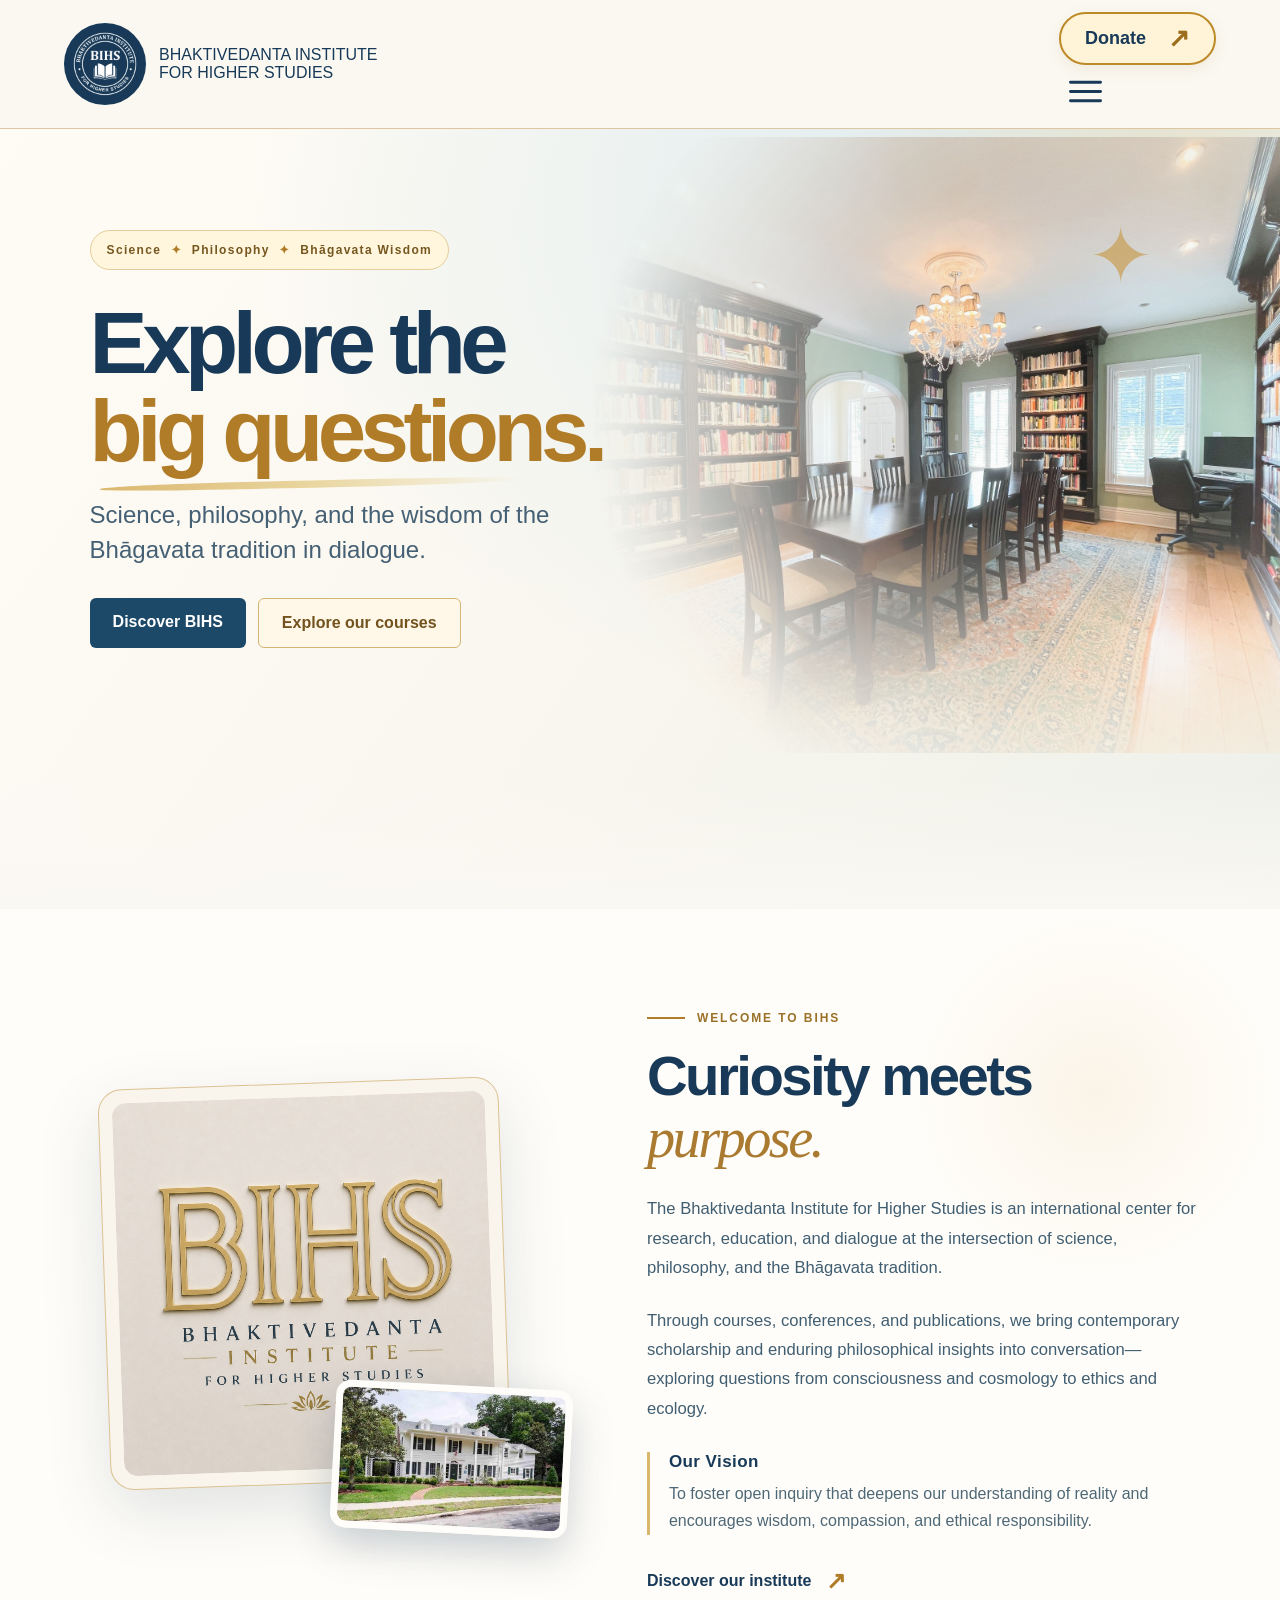
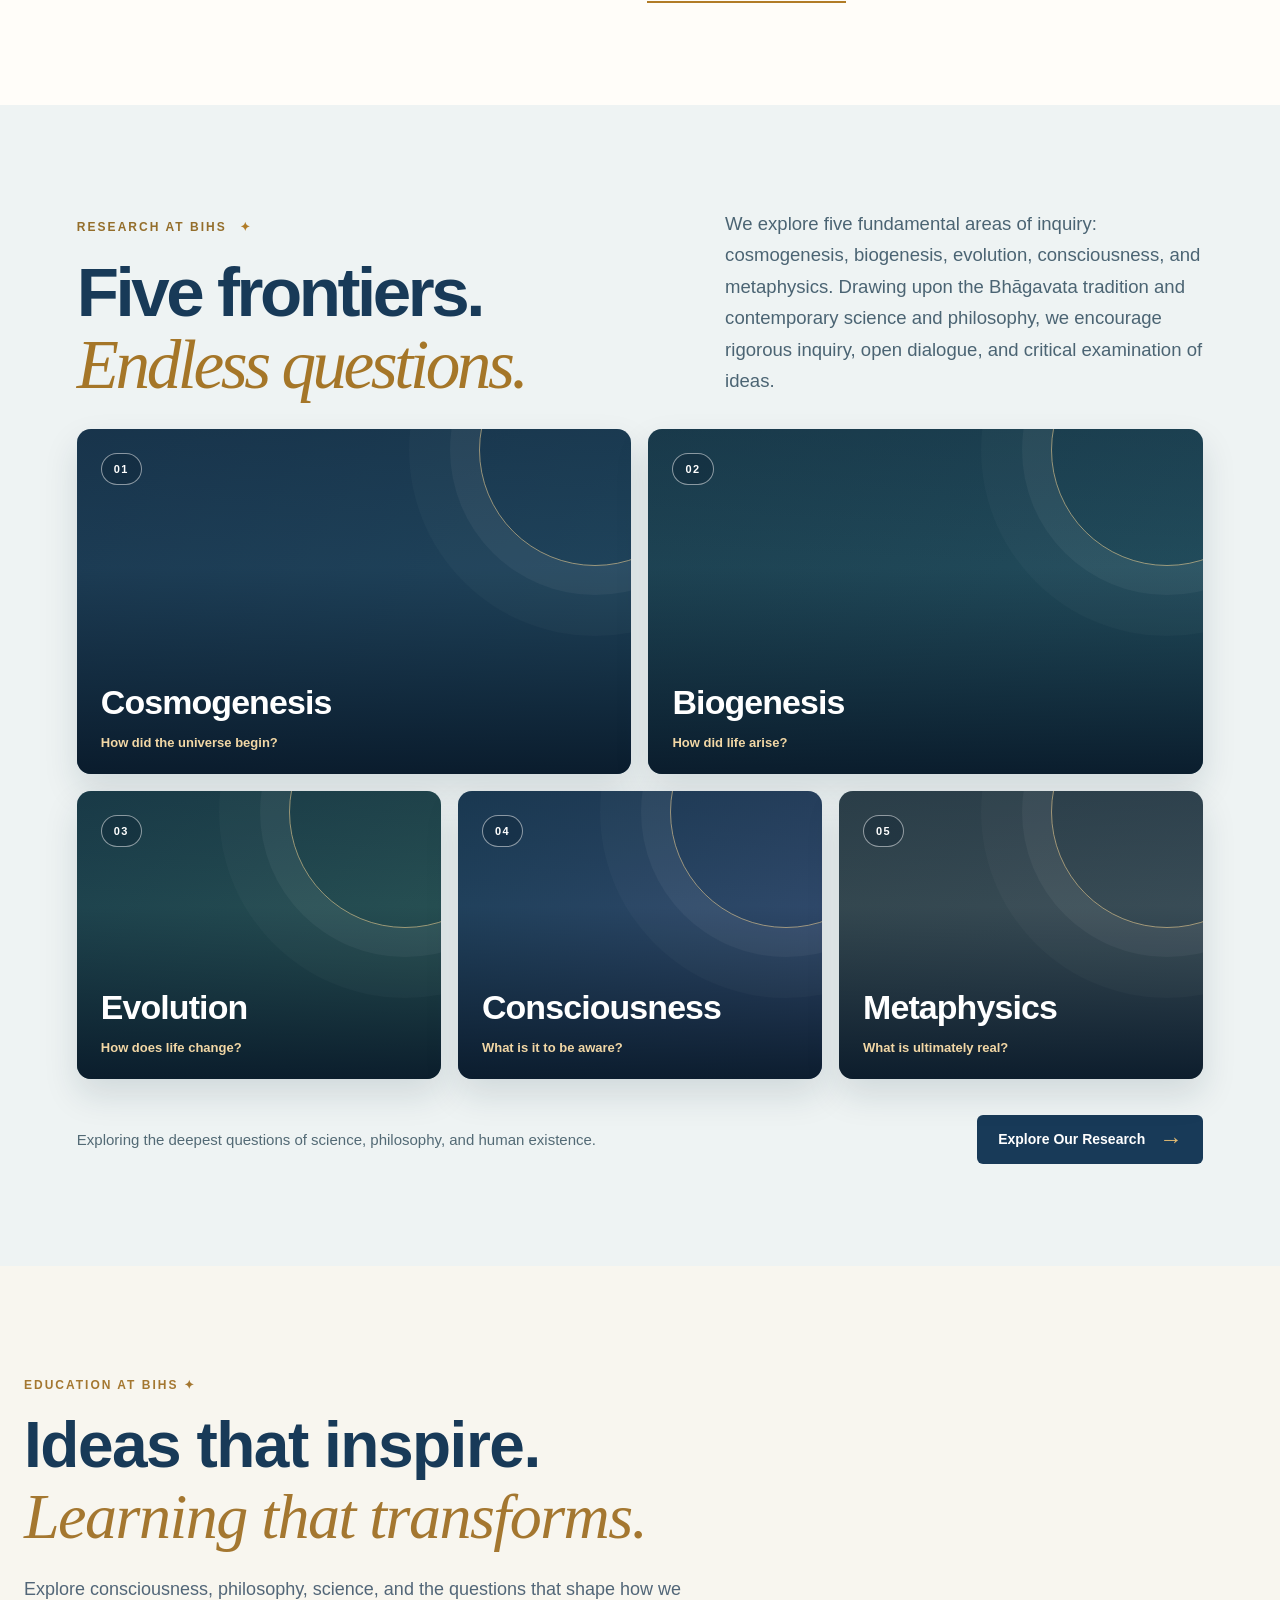
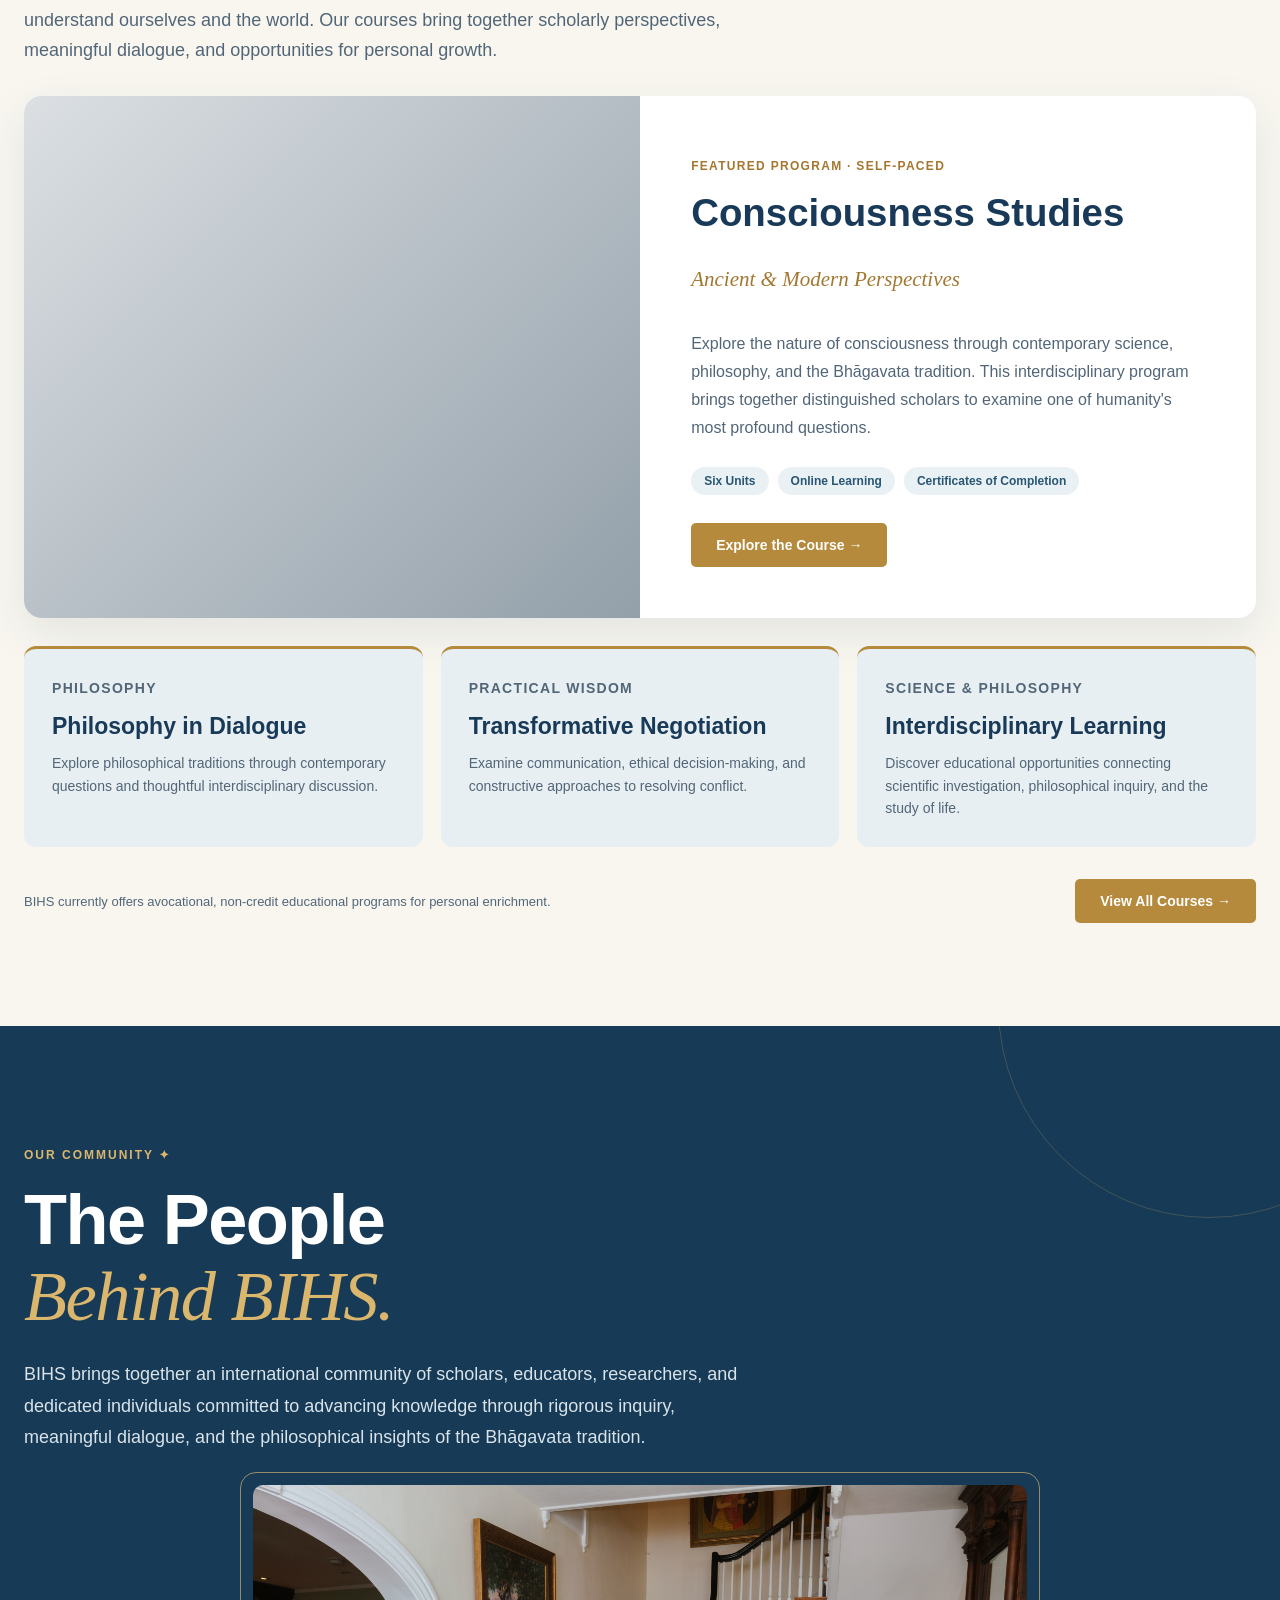
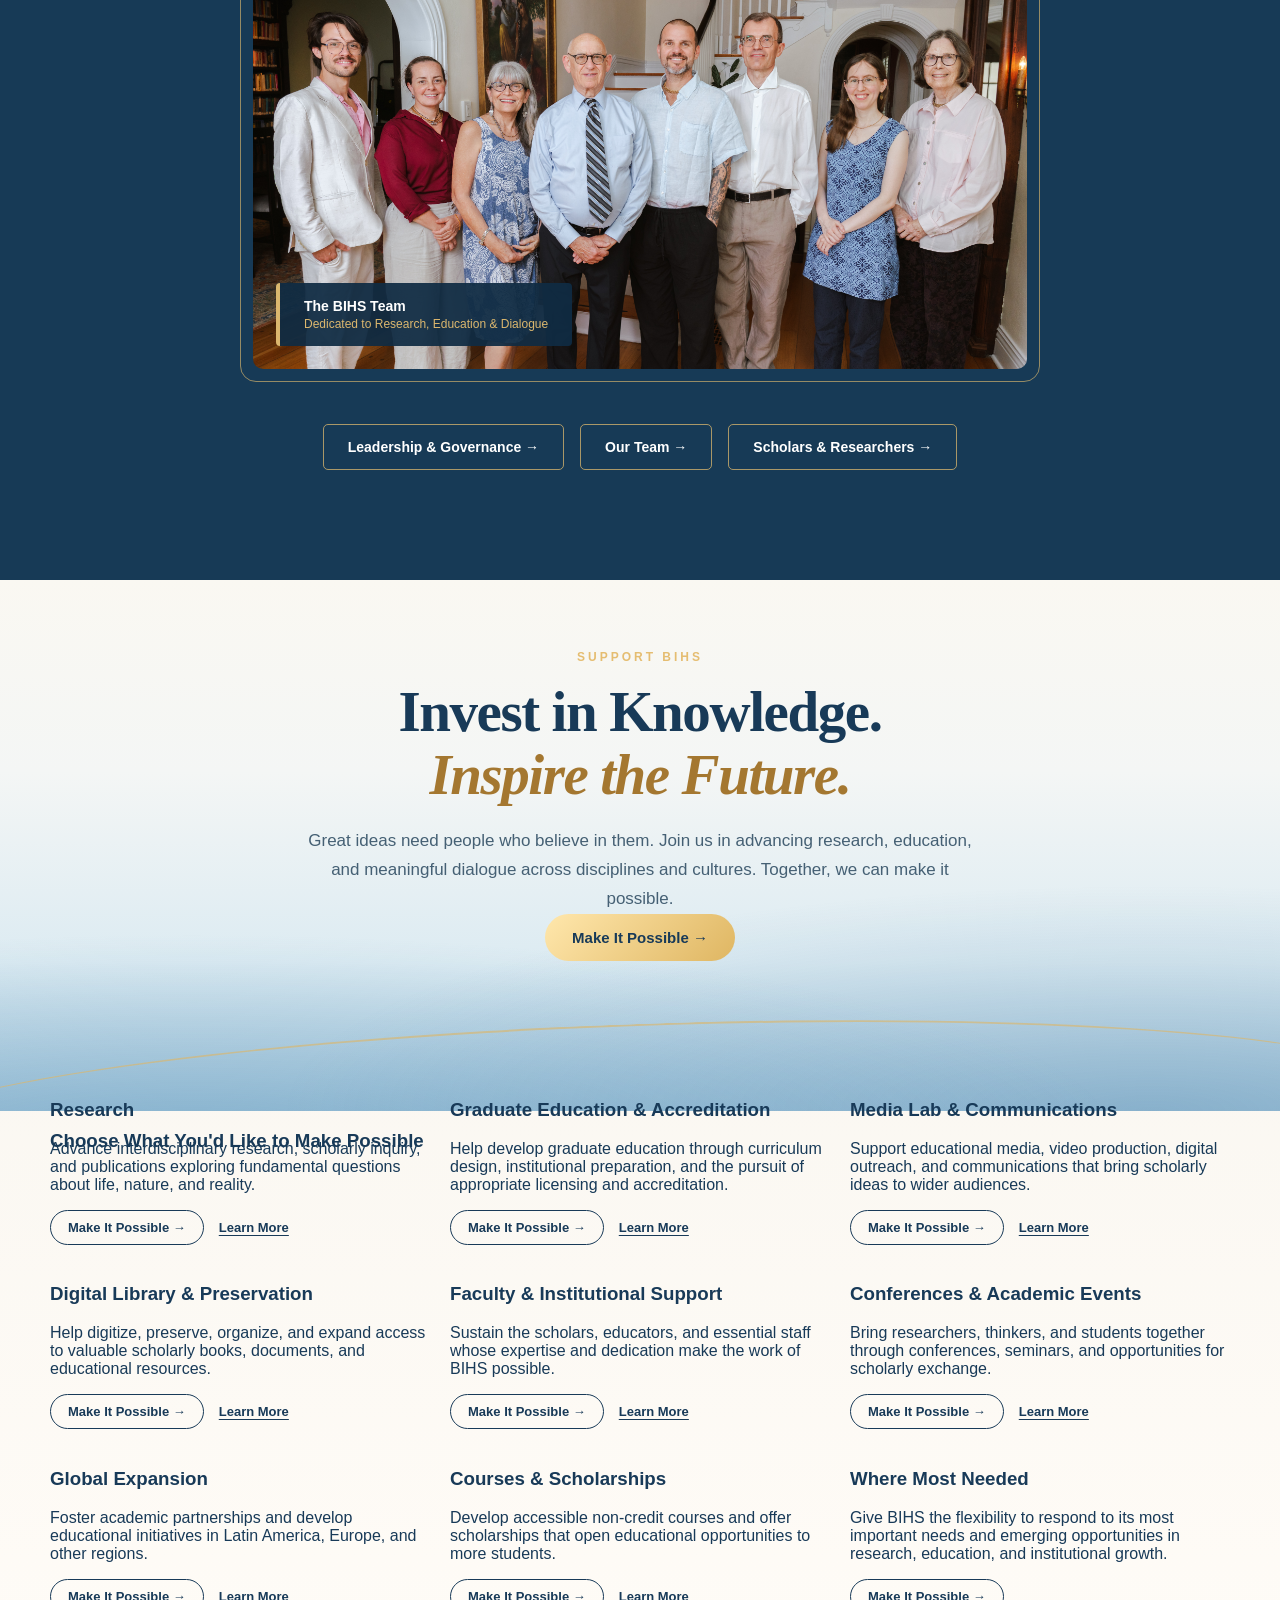
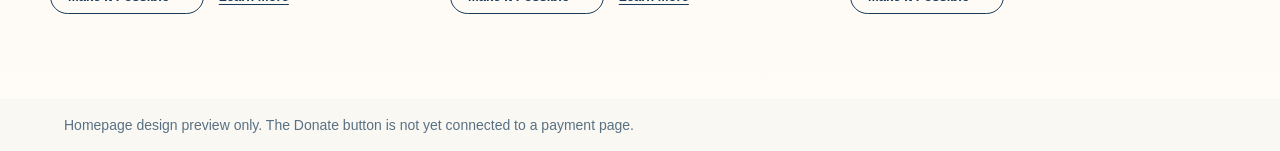
<file: index-test.html>
<!DOCTYPE html>

<html lang="en">
<head>
<meta charset="utf-8"/>
<meta content="width=device-width, initial-scale=1" name="viewport"/>
<meta content="Bhaktivedanta Institute for Higher Studies: Science, philosophy, and the Bhāgavata tradition in dialogue." name="description"/>
<title>BIHS | Homepage Redesign Preview</title>

<link href="css/new.css" rel="stylesheet"/></head>
<body>
<header class="header">
	
<a aria-label="BIHS homepage" class="brand" href="https://bihs.org/">
<img class="brand-seal" alt="BIHS official logo" src="img/new/round_logo_white.png"/>
	BHAKTIVEDANTA INSTITUTE<br>
FOR HIGHER STUDIES
</a>
	
	
<div class="header-actions">
  <a class="donate" href="#support">
    Donate <span aria-hidden="true" class="donate-arrow">↗</span>
  </a>
	
<button aria-controls="menu-panel" aria-expanded="false" aria-label="Open menu" class="menu-button" id="menu-button" type="button">
<svg aria-hidden="true" viewbox="0 0 32 32"><path d="M3 8H29M3 16H29M3 24H29" fill="none" stroke="currentColor" stroke-linecap="round" stroke-width="2.5"></path></svg>
</button>
</div>

<nav aria-label="Site navigation"
     class="menu-panel"
     id="menu-panel">

  <a href="#about-bihs">About BIHS</a>
  <a href="#research">Research</a>
  <a href="#education">Education &amp; Courses</a>
  <a href="#people">The BIHS Team</a>
  <a href="#support">Support BIHS</a>
	<a href="https://bihs.org/news.html">News&amp; Events</a>


  </a>

</nav>

</header>
	<div class="top-section">
<main class="hero">
<div class="hero-copy">
<div class="eyebrow">Science <span class="spark">✦</span> Philosophy <span class="spark">✦</span> Bhāgavata Wisdom</div>
<h1>Explore the<br/><em>big questions.</em></h1>
<p class="lead">Science, philosophy, and the wisdom of the Bhāgavata tradition in dialogue.</p>
<div class="hero-links">
<a href="https://bihs.org/">Discover BIHS</a>
<a href="https://bihs.org/courses.html">Explore our courses</a>
</div>
</div>
<div aria-label="BIHS library photo gently fading into the background" class="hero-visual">
<div aria-label="BIHS library" class="library-image" role="img"></div>
</div>
</main>
<div aria-hidden="true" class="fade-bottom"></div>
</div>
<section aria-labelledby="about-title" class="about-section" id="about-bihs">
<div class="about-inner">
<figure class="about-art">
<div class="logo-concept-frame">
<img alt="Proposed gold BIHS wordmark by Yogesvara; design concept, not approved" loading="lazy" src="img/new/BIHS_gold_logo_concept.jpg"/>
</div>
<img alt="The Bhaktivedanta Institute for Higher Studies house" class="about-house-inset" loading="lazy" src="img/new/bihs-house.jpg"/>

</figure>
<div class="about-content">
<div class="about-kicker">Welcome to BIHS</div>
<h2 id="about-title">Curiosity meets <em>purpose.</em></h2>
<p class="about-text">The Bhaktivedanta Institute for Higher Studies is an international center for research, education, and dialogue at the intersection of science, philosophy, and the Bhāgavata tradition.</p>
<p class="about-text">Through courses, conferences, and publications, we bring contemporary scholarship and enduring philosophical insights into conversation—exploring questions from consciousness and cosmology to ethics and ecology.</p>
<div class="about-vision">
<h3>Our Vision</h3>
<p>To foster open inquiry that deepens our understanding of reality and encourages wisdom, compassion, and ethical responsibility.</p>
</div>
<a aria-label="Discover more about BIHS" class="about-link" href="#about-bihs">Discover our institute <span aria-hidden="true">↗</span></a>
</div>
</div>
</section>
	
<!-- SECTION 3: RESEARCH AT BIHS -->
<section class="research-section" id="research">
  <div class="research-container">

    <div class="research-heading">
      <div>
        <p class="research-kicker">
          RESEARCH AT BIHS <span>✦</span>
        </p>
        <h2>
          Five frontiers.<br>
          <em>Endless questions.</em>
        </h2>
      </div>

      <p class="research-intro">
        We explore five fundamental areas of inquiry:
        cosmogenesis, biogenesis, evolution,
        consciousness, and metaphysics.
        Drawing upon the Bhāgavata tradition
        and contemporary science and philosophy,
        we encourage rigorous inquiry,
        open dialogue, and critical examination
        of ideas.
      </p>
    </div>

    <div class="research-grid">

      <a class="research-card research-card--cosmos"
         href="https://bihs.org/Research.html">
        <span class="research-card__number">01</span>
        <span class="research-card__details">
          <strong>Cosmogenesis</strong>
          <span>How did the universe begin?</span>
        </span>
      </a>

      <a class="research-card research-card--life"
         href="https://bihs.org/Research.html">
        <span class="research-card__number">02</span>
        <span class="research-card__details">
          <strong>Biogenesis</strong>
          <span>How did life arise?</span>
        </span>
      </a>

      <a class="research-card research-card--evolution"
         href="https://bihs.org/Research.html">
        <span class="research-card__number">03</span>
        <span class="research-card__details">
          <strong>Evolution</strong>
          <span>How does life change?</span>
        </span>
      </a>

      <a class="research-card research-card--mind"
         href="https://bihs.org/Research.html">
        <span class="research-card__number">04</span>
        <span class="research-card__details">
          <strong>Consciousness</strong>
          <span>What is it to be aware?</span>
        </span>
      </a>

      <a class="research-card research-card--metaphysics"
         href="https://bihs.org/Research.html">
        <span class="research-card__number">05</span>
        <span class="research-card__details">
          <strong>Metaphysics</strong>
          <span>What is ultimately real?</span>
        </span>
      </a>

    </div>

    <div class="research-bottom">
      <p>
        Exploring the deepest questions of
        science, philosophy, and human existence.
      </p>

      <a class="research-all-link"
         href="https://bihs.org/Research.html">
        Explore Our Research <span>→</span>
      </a>
    </div>

  </div>
</section>
<!-- END RESEARCH SECTION -->

	
<!-- SECTION 4: EDUCATION AT BIHS -->
<section class="education-section" id="education">
  <div class="education-container">

    <!-- SECTION INTRODUCTION -->
    <div class="education-heading">

      <p class="education-kicker">
        EDUCATION AT BIHS ✦
      </p>

      <h2>
        Ideas that inspire.<br>
        <em>Learning that transforms.</em>
      </h2>

      <p class="education-intro">
        Explore consciousness, philosophy, science,
        and the questions that shape how we understand
        ourselves and the world. Our courses bring
        together scholarly perspectives, meaningful
        dialogue, and opportunities for personal growth.
      </p>

    </div>

    <!-- FEATURED COURSE -->
    <article class="education-feature">

      <div class="education-feature-image"
           role="img"
           aria-label="Library representing scholarship and learning">
      </div>

      <div class="education-feature-content">

        <p class="education-label">
          FEATURED PROGRAM · SELF-PACED
        </p>

        <h3>Consciousness Studies</h3>

        <p class="education-subtitle">
          Ancient &amp; Modern Perspectives
        </p>

        <p class="education-description">
          Explore the nature of consciousness through
          contemporary science, philosophy, and the
          Bhāgavata tradition. This interdisciplinary
          program brings together distinguished scholars
          to examine one of humanity's most profound
          questions.
        </p>

        <div class="education-tags">
          <span>Six Units</span>
          <span>Online Learning</span>
          <span>Certificates of Completion</span>
        </div>

        <a class="education-button"
           href="https://bihs.org/courses.html">
          Explore the Course →
        </a>

      </div>
    </article>

    <!-- OTHER EDUCATIONAL PROGRAMS -->
    <div class="education-upcoming">

      <article class="education-mini-card">
        <p class="education-label">
          PHILOSOPHY
        </p>
        <h3>Philosophy in Dialogue</h3>
        <p>
          Explore philosophical traditions through
          contemporary questions and thoughtful
          interdisciplinary discussion.
        </p>
      </article>

      <article class="education-mini-card">
        <p class="education-label">
          PRACTICAL WISDOM
        </p>
        <h3>Transformative Negotiation</h3>
        <p>
          Examine communication, ethical decision-making,
          and constructive approaches to resolving
          conflict.
        </p>
      </article>

      <article class="education-mini-card">
        <p class="education-label">
          SCIENCE &amp; PHILOSOPHY
        </p>
        <h3>Interdisciplinary Learning</h3>
        <p>
          Discover educational opportunities connecting
          scientific investigation, philosophical inquiry,
          and the study of life.
        </p>
      </article>

    </div>

    <!-- FOOTER AND COURSE LINK -->
    <div class="education-footer">

      <p class="education-disclosure">
        BIHS currently offers avocational, non-credit
        educational programs for personal enrichment.
      </p>

      <a class="education-button"
         href="https://bihs.org/courses.html">
        View All Courses →
      </a>

    </div>

  </div>
</section>
<!-- END EDUCATION SECTION -->

<!-- SECTION 5: THE PEOPLE BEHIND BIHS -->
<section class="people-section" id="people">

  <div class="people-container">

    <!-- Section heading -->
    <div class="people-heading">

      <p class="people-kicker">
        OUR COMMUNITY ✦
      </p>

      <h2>
        The People<br>
        <em>Behind BIHS.</em>
      </h2>

      <p class="people-intro">
        BIHS brings together an international community
        of scholars, educators, researchers, and dedicated
        individuals committed to advancing knowledge
        through rigorous inquiry, meaningful dialogue,
        and the philosophical insights of the
        Bhāgavata tradition.
      </p>

    </div>

    <!-- Our actual BIHS team photograph -->
    <div class="people-photo-frame">

      <img
        class="people-photo"
        src="img/new/bihs-team.jpg"
        alt="BIHS community members gathered inside the Institute's historic building"
        loading="lazy"
      >

      <div class="people-photo-label">
        The BIHS Team
        <span>Dedicated to Research, Education &amp; Dialogue</span>
      </div>

    </div>

    <!-- Links to our people pages -->
    <div class="people-links">

      <a class="people-link featured"
         href="https://bihs.org/about.html">
        Leadership &amp; Governance →
      </a>

      <a class="people-link"
         href="https://bihs.org/about.html">
        Our Team →
      </a>

      <a class="people-link"
         href="https://bihs.org/about.html">
        Scholars &amp; Researchers →
      </a>

    </div>

  </div>

</section>
<!-- END PEOPLE SECTION -->
	

<!-- ==========================================
     SUPPORT BIHS
     ========================================== -->
<section class="support-section" id="support">
  <div class="support-inner">

    <div class="support-intro">
      <div class="support-eyebrow">Support BIHS</div>

      <h2 class="support-title">
        Invest in Knowledge.<br>
        <em>Inspire the Future.</em>
      </h2>

      <p class="support-description">
        Great ideas need people who believe in them.
        Join us in advancing research, education,
        and meaningful dialogue across disciplines and cultures.
        Together, we can make it possible.
      </p>

      <a class="support-button" href="https://Raisely.com.link">
        Make It Possible &rarr;
      </a>
    </div>

    <h3 class="support-subheading">
      Choose What You'd Like to Make Possible
    </h3>

    <div class="support-grid">

      <article class="support-card">
        <h3>Research</h3>
        <p>
          Advance interdisciplinary research, scholarly
          inquiry, and publications exploring fundamental
          questions about life, nature, and reality.
        </p>
        <div class="support-card-actions">
          <a class="support-card-give" href="https://Raisely.com.link">Make It Possible &rarr;</a>
          <a href="#research">Learn More</a>
        </div>
      </article>

      <article class="support-card">
        <h3>Graduate Education &amp; Accreditation</h3>
        <p>
          Help develop graduate education through curriculum
          design, institutional preparation, and the pursuit
          of appropriate licensing and accreditation.
        </p>
        <div class="support-card-actions">
          <a class="support-card-give" href="https://Raisely.com.link">Make It Possible &rarr;</a>
          <a href="#education">Learn More</a>
        </div>
      </article>

      <article class="support-card">
        <h3>Media Lab &amp; Communications</h3>
        <p>
          Support educational media, video production,
          digital outreach, and communications that bring
          scholarly ideas to wider audiences.
        </p>
        <div class="support-card-actions">
          <a class="support-card-give" href="https://Raisely.com.link">Make It Possible &rarr;</a>
          <a href="https://Raisely.com.link">Learn More</a>
        </div>
      </article>

      <article class="support-card">
        <h3>Digital Library &amp; Preservation</h3>
        <p>
          Help digitize, preserve, organize, and expand
          access to valuable scholarly books, documents,
          and educational resources.
        </p>
        <div class="support-card-actions">
          <a class="support-card-give" href="https://Raisely.com.link">Make It Possible &rarr;</a>
          <a href="https://Raisely.com.link">Learn More</a>
        </div>
      </article>

      <article class="support-card">
        <h3>Faculty &amp; Institutional Support</h3>
        <p>
          Sustain the scholars, educators, and essential
          staff whose expertise and dedication make the
          work of BIHS possible.
        </p>
        <div class="support-card-actions">
          <a class="support-card-give" href="https://Raisely.com.link">Make It Possible &rarr;</a>
          <a href="#people">Learn More</a>
        </div>
      </article>

      <article class="support-card">
        <h3>Conferences &amp; Academic Events</h3>
        <p>
          Bring researchers, thinkers, and students
          together through conferences, seminars,
          and opportunities for scholarly exchange.
        </p>
        <div class="support-card-actions">
          <a class="support-card-give" href="https://Raisely.com.link">Make It Possible &rarr;</a>
          <a href="https://Raisely.com.link">Learn More</a>
        </div>
      </article>

      <article class="support-card">
        <h3>Global Expansion</h3>
        <p>
          Foster academic partnerships and develop
          educational initiatives in Latin America,
          Europe, and other regions.
        </p>
        <div class="support-card-actions">
          <a class="support-card-give" href="https://Raisely.com.link">Make It Possible &rarr;</a>
          <a href="https://Raisely.com.link">Learn More</a>
        </div>
      </article>

      <article class="support-card">
        <h3>Courses &amp; Scholarships</h3>
        <p>
          Develop accessible non-credit courses and
          offer scholarships that open educational
          opportunities to more students.
        </p>
        <div class="support-card-actions">
          <a class="support-card-give" href="https://Raisely.com.link">Make It Possible &rarr;</a>
          <a href="#education">Learn More</a>
        </div>
      </article>

      <article class="support-card">
        <h3>Where Most Needed</h3>
        <p>
          Give BIHS the flexibility to respond to its
          most important needs and emerging opportunities
          in research, education, and institutional growth.
        </p>
        <div class="support-card-actions">
          <a class="support-card-give" href="https://Raisely.com.link">Make It Possible &rarr;</a>
        </div>
      </article>

    </div>
  </div>
</section>

	

<div id="donate-test">
    Homepage design preview only. The Donate button is not yet connected to a payment page.
  </div>
<script>
    const menuButton = document.getElementById('menu-button');
    const menuPanel = document.getElementById('menu-panel');
    function closeMenu() { menuPanel.classList.remove('open'); menuButton.setAttribute('aria-expanded', 'false'); menuButton.setAttribute('aria-label', 'Open menu'); }
    menuButton.addEventListener('click', () => {
      const isOpen = menuPanel.classList.toggle('open');
      menuButton.setAttribute('aria-expanded', String(isOpen));
      menuButton.setAttribute('aria-label', isOpen ? 'Close menu' : 'Open menu');
    });
    document.addEventListener('keydown', (e) => { if (e.key === 'Escape') closeMenu(); });
    document.addEventListener('click', (e) => { if (!e.target.closest('.header')) closeMenu(); });
  </script>
</body>
</html>
</file>
<file: css/new.css>
/* BIHS redesign test - consolidated styles for header, hero and About section. */

    :root {
      --navy: #183a58;
      --navy-dark: #102f49;
      --gold: #b17c27;
      --gold-soft: #dbb76e;
      --cream: #faf8f2;
      --text-muted: #456074;
    }
    * { box-sizing: border-box; }
    html { scroll-behavior: smooth; }
    body { margin: 0; font-family: Arial, Helvetica, sans-serif; color: var(--navy); background: var(--cream); }
    a { color: inherit; }
    a:focus-visible, button:focus-visible { outline: 3px solid var(--gold); outline-offset: 3px; }

    /* Approved top section — preserved while developing the homepage below it. */
    .top-section {
      position: relative;
      isolation: isolate;
      min-height: 780px;
      overflow: hidden;
      background: radial-gradient(ellipse at 74% 9%, #e1edf0 0%, transparent 52%),
                  linear-gradient(125deg, #fffcf6 0%, #f8f6ee 58%, #edf0e9 100%);
    }
    .top-section::after {
      content: ""; position: absolute; pointer-events: none; z-index: -1;
      width: 690px; height: 690px; top: -300px; right: -240px;
      background: radial-gradient(circle, rgba(222,179,91,.22), transparent 70%);
    }
  .header {
  position: sticky;
  top: 0;
  z-index: 10;
  width: 100%;
  min-height: 106px;
  padding: 12px clamp(22px,5vw,90px);
  display: flex;
  justify-content: space-between;
  align-items: center;
  gap: 20px;
  background: rgba(250,248,242,.86);
  border-bottom: 1px solid rgba(177,124,39,.4);
}
/* =========================================
   ORIGINAL BRAND DESIGN — DISABLED FOR TEST
   =========================================*/
    .brand { display: inline-flex; gap: 13px; align-items: center; text-decoration: none; }
    .brand img { width: 77px; height: 77px; object-fit: contain; }
    .brand-name { font-size: clamp(12px,1.22vw,16px); font-weight: 700; letter-spacing: .018em; line-height: 1.18; }
/*END ORIGINAL BRAND DESIGN */

/* =========================================
   NEW BRAND DESIGN — EXPERIMENT
   ========================================= 

.brand {
  display: inline-flex;
  align-items: center;
  gap: 18px;
  text-decoration: none;
  min-width: 0;
}

/* White round logo on navy background */

.brand .brand-seal {
  width: 82px;
  height: 82px;
  padding: 9px;
	aspect-ratio:1/1;
	padding:9px;
	box-sizing: border-box;
  object-fit: contain;
  flex-shrink: 0;
	object-fit: contain;
  border-radius: 50%;
  background: #183a58;
}



.brand .brand-wordmark {
  display: block;
  width: 220px;
  max-width: 45vw;
  height: auto;
  object-fit: contain;
}
*/


    .header-actions { display: flex; align-items: center; gap: 18px; }
    .donate {
      display: inline-flex; align-items: center; justify-content: center; gap: 22px;
      padding: 14px 24px; text-decoration: none; font-size: 18px; font-weight: 800;
      border: 2px solid #be8a28; border-radius: 100px; background: #fff4d8;
      box-shadow: 0 5px 15px rgba(175,131,51,.11);
    }
    .donate:hover { background: #f8dfaa; }
    .donate-arrow { font-size: 26px; line-height: .8; color: #9c6d1c; }
    .menu-button { display: grid; place-items: center; padding: 8px; width: 51px; height: 51px;
      border: none; border-radius: 8px; background: transparent; color: var(--navy); cursor: pointer; }
    .menu-button:hover { background: rgba(177,124,39,.08); }
    .menu-button svg { width: 37px; height: 37px; }
    .menu-panel { position: absolute; top: calc(100% - 7px); right: clamp(22px,5vw,90px);
      z-index: 20; display: none; min-width: 220px; padding: 12px; background: #fff;
      border: 1px solid #e1c796; border-radius: 16px; box-shadow: 0 20px 50px rgba(17,40,58,.18); }
    .menu-panel.open { display: grid; }
    .menu-panel a { text-decoration: none; padding: 12px 14px; border-radius: 8px; font-weight: 700; }
    .menu-panel a:hover { background: #fcf2db; }
    .hero { max-width: 1600px; min-height: 640px; margin: 0 auto;
      display: grid; grid-template-columns: 57% 43%; align-items: center;
      padding: 25px clamp(22px,7vw,112px) 74px; }
    .hero-copy { position: relative; z-index: 2; max-width: 740px; }
    .eyebrow { display: inline-block; padding: 12px 16px; background: #fff6dd;
      border: 1px solid #e4cd9b; border-radius: 30px; font-size: 12px;
      color: #75571f; font-weight: 800; letter-spacing: .11em; }
    .eyebrow .spark { color: var(--gold); margin: 0 5px; }
    h1 { margin: 29px 0 22px; font-size: clamp(55px,6.8vw,108px); line-height: 1.01;
      font-weight: 800; letter-spacing: -.063em; }
    h1 em { position: relative; color: var(--gold); font-style: normal; white-space: nowrap; }
    h1 em::after { content: ""; position: absolute; left: 2%; bottom: -9px;
      width: 83%; height: 8px; border-radius: 70% 25%; transform: rotate(-1deg);
      background: linear-gradient(90deg, var(--gold-soft), #e9d6a0, transparent); }
    .lead { margin: 0 0 30px; max-width: 580px; font-size: clamp(18px,2vw,24px);
      line-height: 1.48; color: var(--text-muted); }
    .hero-links { display: flex; flex-wrap: wrap; gap: 12px; }
    .hero-links a { padding: 15px 23px; border-radius: 6px; text-decoration: none;
      font-weight: bold; background: #1d4969; color: white; }
    .hero-links a + a { color: #72531e; background: #fff8e8; border: 1px solid #d4b574; }

    /* Library photo is at img/new/bihs-library.jpg relative to the HTML */
    .hero-visual { position: relative; min-height: 570px; align-self: stretch; pointer-events: none; }
    .library-image { position: absolute; top: -3%; left: -26%; right: -22%; height: 108%;
      background-image: url('../img/new/bihs-library.jpg'); background-size: cover; background-position: center;
      opacity: .91;
      -webkit-mask-image: radial-gradient(ellipse 74% 74% at 73% 45%, #000 13%, rgba(0,0,0,.8) 46%, transparent 100%);
      mask-image: radial-gradient(ellipse 74% 74% at 73% 45%, #000 13%, rgba(0,0,0,.8) 46%, transparent 100%); }
    .library-image::after { content: ""; position: absolute; inset: 0;
      background: linear-gradient(90deg, rgba(250,248,242,.43), transparent 32%),
                  linear-gradient(0deg, rgba(250,248,242,.65), transparent 38%); }
    .hero-visual::after { content: "✦"; position: absolute; top: 10%; right: 8%; font-size: 78px;
      color: #c99e53; opacity: .7; }
    .fade-bottom { position: absolute; bottom: 0; left: 0; right: 0; height: 130px;
      pointer-events: none; background: linear-gradient(transparent, var(--cream)); }
    @media (max-width: 900px) {
      .header { min-height: 90px; }
      .brand img { width: 61px; height: 61px; }
      .hero { display: flex; flex-direction: column; align-items: stretch; min-height: 0; }
      .hero-visual { height: 360px; min-height: 360px; }
      .library-image { left: -12%; right: -10%; }
    }
    @media (max-width: 530px) {
      .header { min-height: 82px; padding: 10px 15px; gap: 8px; }
      .brand { gap: 6px; } .brand img { width: 49px; height: 49px; }
      .brand-name { font-size: 9px; max-width: 110px; }
      .header-actions { gap: 4px; }
      .donate { font-size: 13px; padding: 10px 12px; gap: 7px; }
      .donate-arrow { font-size: 19px; }
      .menu-button { width: 36px; padding: 3px; }
      .menu-button svg { width: 29px; }
      .hero { padding: 18px 22px 34px; }
      .eyebrow { font-size: 10px; letter-spacing: .06em; }
      h1 { font-size: clamp(45px,11vw,68px); }
      .hero-visual { height: 260px; min-height: 260px; }
      .hero-visual::after { font-size: 42px; }
      .menu-panel { right: 12px; }
    }

    /* SECTION TWO — ABOUT BIHS: shared with the approved blue/ivory/gold style. */
    .about-section { position: relative; background: #fffdf9; padding: clamp(70px,8vw,125px) clamp(22px,6vw,95px); overflow: hidden; }
    .about-section::before { content:""; pointer-events:none; position:absolute; inset:0 0 auto auto; width:370px; height:370px; background:radial-gradient(circle,rgba(219,183,110,.12),transparent 68%); }
    .about-inner { max-width:1290px; margin:auto; display:grid; grid-template-columns:minmax(0,.94fr) minmax(0,1.06fr); align-items:center; gap:clamp(34px,6vw,94px); }
    /* Version 7: Yogesvara's gold wordmark as an unapproved concept, paired with the original round logo in the header. */
    .about-art { position:relative; margin:0; min-height:520px; display:flex; align-items:center; justify-content:center; padding:22px 38px 70px 0; }

    .logo-concept-frame { position:relative; z-index:1; width:88%; background:#f9f5ec; padding:13px; border:1px solid #dbc293; border-radius:24px; box-shadow:0 22px 65px rgba(19,52,78,.13); transform:rotate(-2deg); }
    .logo-concept-frame img { display:block; width:100%; height:auto; border-radius:14px; }
    .about-house-inset { position:absolute; z-index:2; display:block; width:48%; aspect-ratio:1.6; object-fit:cover; right:0; bottom:34px; border:7px solid #fffdf9; border-radius:15px; box-shadow:0 16px 42px rgba(19,52,78,.22); transform:rotate(3deg); }
    .about-art figcaption { position:absolute; z-index:3; left:18px; bottom:7px; background:#fff9ed; border:1px solid #e6d6b5; border-radius:100px; padding:9px 14px; font-size:11px; letter-spacing:.05em; font-weight:800; color:#8b671f; }
    .about-content { position:relative; z-index:2; }
    .about-kicker { display:flex; align-items:center; gap:12px; color:#9a7127; font-weight:800; font-size:12px; letter-spacing:.16em; text-transform:uppercase; }
    .about-kicker::before {content:""; display:block; width:38px; height:2px; background:var(--gold); }
    .about-content h2 { font-size:clamp(38px,4.4vw,66px); line-height:1.09; letter-spacing:-.045em; margin:20px 0 25px; }
    .about-content h2 em { font-family:Georgia,serif; font-weight:normal; color:#a97a2f; }
    .about-text {font-size:clamp(16px,1.3vw,18px); line-height:1.77; color:#405e72; margin:0 0 23px; }
    .about-vision {border-left:3px solid var(--gold-soft); padding:0 0 0 19px; margin:29px 0; }
    .about-vision h3 {margin:0 0 9px; color:var(--navy); font-size:17px; letter-spacing:.025em; }
    .about-vision p {font-size:16px; line-height:1.67; color:#4e6877; margin:0; }
    .about-link { display:inline-flex; align-items:center; gap:15px; margin-top:5px; color:var(--navy); text-decoration:none; font-weight:800; border-bottom:2px solid var(--gold); padding-bottom:8px; }
    .about-link:hover { color:#93691b; }
    .about-link span { font-size:24px; line-height:1; color:var(--gold); }
    @media(max-width:900px) { .about-inner {grid-template-columns:1fr; gap:30px;} .about-art {min-height:0; max-width:570px; width:100%; margin:0 auto;} .about-art {max-width:560px; margin:0 auto;} .about-art figcaption {left:10px;} }
    @media(max-width:530px) { .about-section {padding:64px 22px 78px;} .about-content h2 {font-size:42px;} .about-art {min-height:370px; padding:12px 20px 52px 0;} .about-art figcaption {font-size:10px; padding:9px 12px;} .about-house-inset {bottom:28px; border-width:4px;} }

    @media (prefers-reduced-motion: reduce) { html { scroll-behavior: auto; } }
  
/* Preview-only note, kept outside page sections. */
#donate-test { padding:18px 5%; font-size:14px; color:#597084; }


/* SECTION 3 — BIHS RESEARCH */

.research-section {
  padding: clamp(78px, 8vw, 125px) clamp(22px, 6vw, 95px);
  background: #eef3f3;
  color: #183a58;
}

.research-container {
  max-width: 1290px;
  margin: auto;
}

.research-heading {
  display: grid;
  grid-template-columns: 1.1fr .9fr;
  gap: clamp(25px, 5vw, 75px);
  align-items: end;
  margin-bottom: 28px;
}

.research-kicker {
  margin: 0 0 20px;
  font: 800 12px/1.3 Arial, sans-serif;
  letter-spacing: .17em;
  color: #946e2b;
}

.research-kicker span {
  padding-left: 8px;
  color: #b17c27;
}

.research-heading h2 {
  margin: 0;
  font-size: clamp(43px, 5.4vw, 78px);
  font-weight: 800;
  line-height: 1.05;
  letter-spacing: -.05em;
}

.research-heading h2 em {
  font: italic 400 1em/1 Georgia, serif;
  color: #a57628;
}

.research-intro {
  max-width: 490px;
  margin: 0 0 4px;
  color: #4b6473;
  font-size: clamp(16px, 1.45vw, 19px);
  line-height: 1.7;
}

.research-grid {
  display: grid;
  grid-template-columns: repeat(6, minmax(0, 1fr));
  grid-auto-rows: minmax(270px, auto);
  gap: 17px;
}

.research-card {
  position: relative;
  isolation: isolate;
  display: flex;
  flex-direction: column;
  justify-content: space-between;
  min-height: 288px;
  grid-column: span 2;
  padding: 24px;
  color: #fff;
  border-radius: 14px;
  overflow: hidden;
  text-decoration: none;
  background-color: #254c63;
  background-size: cover;
  background-position: center;
  box-shadow: 0 16px 34px rgba(19,45,60,.13);
  transition: transform .25s ease, box-shadow .25s ease;
}

.research-card:nth-child(1),
.research-card:nth-child(2) {
  grid-column: span 3;
  min-height: 345px;
}

.research-card::before {
  content: "";
  position: absolute;
  inset: 0;
  z-index: -1;
  background: linear-gradient(
    180deg,
    rgba(9,27,45,.32),
    rgba(8,25,40,.14) 40%,
    rgba(8,24,40,.91)
  );
}

.research-card::after {
  content: "";
  position: absolute;
  z-index: -1;
  width: 230px;
  height: 230px;
  right: -80px;
  top: -95px;
  border: 1px solid rgba(255,221,156,.55);
  border-radius: 50%;
  box-shadow:
    0 0 0 29px rgba(255,255,255,.045),
    0 0 0 70px rgba(255,255,255,.025);
}

.research-card:hover {
  transform: translateY(-5px);
  box-shadow: 0 22px 42px rgba(19,45,60,.22);
}

.research-card__number {
  align-self: flex-start;
  display: inline-block;
  font-size: 11px;
  line-height: 1.3;
  font-weight: 800;
  letter-spacing: .13em;
  border: 1px solid rgba(255,255,255,.5);
  border-radius: 40px;
  padding: 8px 12px;
  background: rgba(10,30,47,.3);
}

.research-card__details {
  display: grid;
  gap: 13px;
}

.research-card__details strong {
  max-width: 410px;
  font-size: clamp(25px, 2.65vw, 39px);
  line-height: 1.14;
  font-weight: 700;
  letter-spacing: -.026em;
}

.research-card__details > span {
  color: #f2d7a5;
  font-size: 13px;
  font-weight: 700;
}

/* TEMPORARY RESEARCH PHOTOGRAPHS */

.research-card--cosmos {
  background-image:
    linear-gradient(125deg, #12274655, #214c6955),
    url('https://images.pexels.com/photos/2150/sky-space-dark-galaxy.jpg?auto=compress&cs=tinysrgb&w=1400');
}

.research-card--life {
  background-image:
    linear-gradient(125deg, #173f4355, #2a6b6b55),
    url('https://images.pexels.com/photos/3825572/pexels-photo-3825572.jpeg?auto=compress&cs=tinysrgb&w=1400');
}

.research-card--evolution {
  background-image:
    linear-gradient(125deg, #153e3255, #407b4a55),
    url('https://images.pexels.com/photos/167698/pexels-photo-167698.jpeg?auto=compress&cs=tinysrgb&w=1000');
}

.research-card--mind {
  background-image:
    linear-gradient(125deg, #18365c55, #6561a755),
    url('https://images.pexels.com/photos/373543/pexels-photo-373543.jpeg?auto=compress&cs=tinysrgb&w=1000');
}

.research-card--metaphysics {
  background-image:
    linear-gradient(125deg, #614f3755, #7d6a5a55),
    url('https://images.pexels.com/photos/3075993/pexels-photo-3075993.jpeg?auto=compress&cs=tinysrgb&w=1000');
}

/* BOTTOM LINK */

.research-bottom {
  display: flex;
  justify-content: space-between;
  align-items: center;
  gap: 20px;
  flex-wrap: wrap;
  padding-top: 36px;
}

.research-bottom p {
  color: #536a75;
  font-size: 15px;
  margin: 0;
}

.research-all-link {
  display: inline-flex;
  align-items: center;
  gap: 14px;
  padding: 13px 21px;
  background: #183a58;
  border-radius: 6px;
  color: #fff;
  font-weight: 800;
  font-size: 14px;
  text-decoration: none;
}

.research-all-link:hover {
  background: #265775;
}

.research-all-link span {
  color: #e6bc73;
  font-size: 23px;
  line-height: 1;
}

/* TABLET */

@media (max-width: 900px) {
  .research-heading {
    grid-template-columns: 1fr;
  }

  .research-grid {
    grid-template-columns: repeat(2, minmax(0,1fr));
  }

  .research-card,
  .research-card:nth-child(1),
  .research-card:nth-child(2) {
    grid-column: span 1;
    min-height: 310px;
  }

  .research-card:last-child {
    grid-column: span 2;
  }
}

/* MOBILE */

@media (max-width: 580px) {
  .research-section {
    padding: 70px 20px;
  }

  .research-grid {
    grid-template-columns: 1fr;
  }

  .research-card,
  .research-card:nth-child(1),
  .research-card:nth-child(2),
  .research-card:last-child {
    grid-column: span 1;
    min-height: 270px;
  }

  .research-heading h2 {
    font-size: 45px;
  }

  .research-card__details strong {
    font-size: 30px;
  }
}

/* ACCESSIBILITY */

@media (prefers-reduced-motion: reduce) {
  .research-card {
    transition: none;
  }

  .research-card:hover {
    transform: none;
  }
}


/* =========================================
   SECTION 4 — EDUCATION AT BIHS
   ========================================= */

.education-section {
  background: #f8f6ef;
  padding: 100px 24px;
  color: #183a58;
}

.education-container {
  max-width: 1240px;
  margin: 0 auto;
}

.education-heading {
  max-width: 850px;
  margin-bottom: 30px;
}

.education-kicker {
  color: #a47730;
  font-size: 12px;
  font-weight: 800;
  letter-spacing: 2px;
  text-transform: uppercase;
  margin-bottom: 18px;
}

.education-heading h2 {
  color: #183a58;
  font-size: clamp(40px, 5vw, 70px);
  line-height: 1.1;
  letter-spacing: -1.5px;
  margin: 0 0 22px;
}

.education-heading h2 em {
  color: #a47730;
  font-family: Georgia, serif;
  font-weight: 400;
}

.education-intro {
  color: #526678;
  font-size: 18px;
  line-height: 1.7;
  max-width: 720px;
}

/* FEATURED COURSE */

.education-feature {
  display: grid;
  grid-template-columns: 1fr 1fr;
  background: #ffffff;
  border-radius: 18px;
  overflow: hidden;
  box-shadow: 0 15px 45px rgba(24,58,88,.09);
  margin-bottom: 28px;
}

.education-feature-image {
  min-height: 420px;
  background:
    linear-gradient(
      135deg,
      rgba(15,43,65,.15),
      rgba(15,43,65,.45)
    ),
    url('https://images.pexels.com/photos/1370295/pexels-photo-1370295.jpeg?auto=compress&cs=tinysrgb&w=1400')
    center / cover no-repeat;
}

.education-feature-content {
  padding: clamp(28px, 4vw, 58px);
  display: flex;
  flex-direction: column;
  justify-content: center;
}

.education-label {
  color: #a47730;
  font-size: 12px;
  font-weight: 800;
  letter-spacing: 1.3px;
  text-transform: uppercase;
  margin-bottom: 18px;
}

.education-feature-content h3 {
  color: #183a58;
  font-size: clamp(30px, 3vw, 44px);
  line-height: 1.12;
  margin: 0 0 12px;
}

.education-subtitle {
  color: #a47730;
  font-family: Georgia, serif;
  font-style: italic;
  font-size: 21px;
  margin-bottom: 22px;
}

.education-description {
  color: #526678;
  font-size: 16px;
  line-height: 1.75;
  margin-bottom: 25px;
}

.education-tags {
  display: flex;
  flex-wrap: wrap;
  gap: 9px;
  margin-bottom: 28px;
}

.education-tags span {
  background: #eaf1f4;
  color: #285674;
  border-radius: 30px;
  padding: 7px 13px;
  font-size: 12px;
  font-weight: 700;
}

.education-button {
  display: inline-block;
  align-self: flex-start;
  padding: 14px 25px;
  background: #b58a3c;
  color: #ffffff;
  text-decoration: none;
  font-weight: 700;
  font-size: 14px;
  border-radius: 5px;
  transition: background .2s ease;
}

.education-button:hover {
  background: #936a27;
}

/* UPCOMING COURSES */

.education-upcoming {
  display: grid;
  grid-template-columns: repeat(3, minmax(0, 1fr));
  gap: 18px;
}

.education-mini-card {
  padding: 28px;
  border-radius: 12px;
  background: #e8eff2;
  border-top: 3px solid #b58a3c;
  transition: transform .2s ease;
}

.education-mini-card:hover {
  transform: translateY(-4px);
}

.education-mini-card .education-label {
  margin-bottom: 12px;
}

.education-mini-card h3 {
  color: #183a58;
  font-size: 23px;
  line-height: 1.25;
  margin: 0 0 12px;
}

.education-mini-card p {
  color: #526678;
  font-size: 14px;
  line-height: 1.6;
  margin: 0;
}

.education-footer {
  display: flex;
  flex-wrap: wrap;
  align-items: center;
  justify-content: space-between;
  gap: 20px;
  margin-top: 32px;
}

.education-disclosure {
  color: #526678;
  font-size: 13px;
  line-height: 1.6;
  max-width: 650px;
}

/* RESPONSIVE */

@media (max-width: 900px) {
  .education-feature {
    grid-template-columns: 1fr;
  }

  .education-feature-image {
    min-height: 300px;
  }

  .education-upcoming {
    grid-template-columns: 1fr 1fr;
  }
}

@media (max-width: 600px) {
  .education-section {
    padding: 70px 20px;
  }

  .education-heading h2 {
    font-size: 42px;
  }

  .education-feature-content {
    padding: 28px;
  }

  .education-upcoming {
    grid-template-columns: 1fr;
  }
}

@media (prefers-reduced-motion: reduce) {
  .education-button,
  .education-mini-card {
    transition: none;
  }

  .education-mini-card:hover {
    transform: none;
  }
}

/* =========================================
   SECTION 5 — THE PEOPLE BEHIND BIHS
   ========================================= */

.people-section {
  background: #173a56;
  color: #ffffff;
  padding: 110px 24px;
  position: relative;
  overflow: hidden;
}

/* Subtle decorative gold circle */

.people-section::before {
  content: "";
  position: absolute;
  width: 420px;
  height: 420px;
  border: 1px solid rgba(212, 174, 103, .23);
  border-radius: 50%;
  top: -230px;
  right: -140px;
  pointer-events: none;
}

.people-container {
  max-width: 1240px;
  margin: 0 auto;
  position: relative;
  z-index: 1;
}

/* Section heading */

.people-heading {
  max-width: 850px;
  margin-bottom: 15px;
}

.people-kicker {
  color: #dbb76e;
  font-size: 12px;
  font-weight: 800;
  letter-spacing: 2px;
  text-transform: uppercase;
  margin-bottom: 20px;
}

.people-heading h2 {
  color: #ffffff;
  font-size: clamp(42px, 5.5vw, 76px);
  line-height: 1.08;
  letter-spacing: -1.5px;
  margin: 0 0 25px;
}

.people-heading h2 em {
  color: #dbb76e;
  font-family: Georgia, serif;
  font-weight: 400;
}

.people-intro {
  color: #d8e3ea;
  font-size: 18px;
  line-height: 1.75;
  max-width: 740px;
}

/* Main group photograph */

.people-photo-frame {
  position: relative;
  max-width: 800px;
  margin: 0 auto 42px;
  padding: 12px;
  border: 1px solid rgba(219, 183, 110, .65);
  border-radius: 16px;
}

.people-photo {
  display: block;
  width: 100%;
  height: auto;
  border-radius: 10px;
}

/* Small gold photo label */

.people-photo-label {
  position: absolute;
  left: 35px;
  bottom: 35px;
  background: rgba(16, 44, 67, .93);
  color: #ffffff;
  padding: 15px 24px;
  border-left: 4px solid #dbb76e;
  border-radius: 4px;
  font-size: 14px;
  font-weight: 600;
}

.people-photo-label span {
  display: block;
  margin-top: 3px;
  color: #dbb76e;
  font-size: 12px;
  font-weight: 400;
}

/* Links below photograph */

.people-links {
  display: flex;
  justify-content: center;
  align-items: center;
  gap: 16px;
  flex-wrap: wrap;
}

.people-link {
  display: inline-block;
  padding: 14px 24px;
  color: #ffffff;
  border: 1px solid rgba(219, 183, 110, .75);
  border-radius: 5px;
  text-decoration: none;
  font-size: 14px;
  font-weight: 700;
  transition:
    background .25s ease,
    color .25s ease,
    transform .25s ease;
}

.people-link:hover {
  background: #dbb76e;
  color: #173a56;
  transform: translateY(-3px);
}

.people-link.featured {
  background:  transparent;
  color: #ffffff;
}

.people-link.featured:hover {
  background: rgba(255, 255, 255, 0.1);
}

/* Responsive design */

@media (max-width: 800px) {

  .people-section {
    padding: 75px 20px;
  }

  .people-heading h2 {
    font-size: 48px;
  }

  .people-photo-frame {
    padding: 7px;
  }

  .people-photo-label {
    position: static;
    margin-top: 12px;
    padding: 12px 16px;
  }

  .people-links {
    flex-direction: column;
    align-items: stretch;
  }

  .people-link {
    text-align: center;
  }
}

@media (prefers-reduced-motion: reduce) {

  .people-link {
    transition: none;
  }

  .people-link:hover {
    transform: none;
  }
}


/* ==========================================
   SUPPORT BIHS — THREE PILLARS
   Discover | Teach | Share
   ========================================== */

.support-section {
  padding: 0 24px 85px;
  background: linear-gradient(180deg, #f7f4ee, #fffcf7);
  color: #183a58;
}

.support-inner {
  max-width: 1180px;
  margin: 0 auto;
}

/* Blue introductory area */

.support-intro {
  position: relative;
  max-width: none;
 width: 100vw;
margin-left: calc(50% - 50vw);
margin-right: calc(50% - 50vw);
  padding: 70px 24px 150px;
  text-align: center;
  overflow: hidden;
	  
  background:
  radial-gradient(
    ellipse 85% 45% at 15% 105%,
    rgba(83, 143, 183, .38),
    transparent 85%
  ),
  radial-gradient(
    ellipse 80% 50% at 90% 100%,
    rgba(61, 119, 163, .30),
    transparent 85%
  ),
  linear-gradient(
    180deg,
    #faf8f2 0%,
    #f4f6f5 36%,
    #dcebf2 72%,
    #a8c9dd 100%
  );
}
.support-intro::after {
  content: "";
  position: absolute;
  left: -10%;
  bottom: -95px;
  width: 120%;
  height: 180px;
  border-top: 2px solid rgba(219,183,110,.65);
  border-radius: 50% 50% 0 0;
  transform: rotate(-2deg);
  pointer-events: none;
}

.support-eyebrow {
  color: #e5bd71;
  font-size: 12px;
  font-weight: 800;
  letter-spacing: 3px;
  text-transform: uppercase;
}

.support-title {
  max-width: 950px;
  margin: 16px auto 20px;
  color: #183a58;
  font-family: Georgia, serif;
  font-size: clamp(35px, 4.5vw, 57px);
  font-weight: 600;
  line-height: 1.12;
  letter-spacing: -.025em;
}

.support-title em {
  color: #a47730;
  font-style: italic;
}

.support-description {
  max-width: 670px;
  margin: 0 auto;
  color: #456074;
  font-size: 17px;
  line-height: 1.7;
}

/* Three pillar cards */

.support-grid {
  position: relative;
  z-index: 2;
  display: grid;
  grid-template-columns: repeat(3, minmax(0, 1fr));
  align-items: stretch;
  gap: 20px;
  margin-top: -90px;
}

.support-pillar {
  position: relative;
  display: flex;
  flex-direction: column;
  min-width: 0;
  padding: 30px 28px 36px;
  background: linear-gradient(145deg, #ffffff, #fcf8f1);
  border: 1px solid rgba(214, 197, 169, .55);
  border-radius: 20px;
  box-shadow: 0 18px 36px rgba(24,58,88,.11);
  overflow: hidden;
}
	.support-pillar::after {
  content: "";
  position: absolute;
  bottom: -48px;
  left: -12%;
  width: 125%;
  height: 130px;
  border-radius: 50% 50% 0 0;
  background: linear-gradient(
    180deg,
    rgba(235, 203, 145, .08),
    rgba(225, 184, 112, .22)
  );
  pointer-events: none;
}

.support-pillar-number {
  color: #b17c27;
  font-family: Georgia, serif;
  font-size: 21px;
  font-weight: bold;
}

.support-pillar-header {
  position: relative;
  min-height: 180px;
  padding-bottom: 24px;
  border-bottom: 1px solid #d8bc86;
}

.support-pillar-header h3 {
  margin: 10px 0 12px;
  color: #183a58;
  font-family: Georgia, serif;
  font-size: clamp(31px, 3vw, 42px);
  line-height: 1.1;
}

.support-pillar-header p {
  max-width: 240px;
  margin: 0;
  color: #4b6173;
  font-size: 15px;
  line-height: 1.6;
}

/* Delicate academic illustrations */

.support-pillar-icon {
  position: absolute;
  top: 8px;
  right: 0;
  width: 82px;
  height: 82px;
  display: grid;
  place-items: center;
  border-radius: 50%;
  background: rgba(245, 234, 211, .55);
  color: #b17c27;
}

.support-pillar-icon svg {
  width: 49px;
  height: 49px;
  stroke: currentColor;
  fill: none;
  stroke-width: 1.5;
  stroke-linecap: round;
  stroke-linejoin: round;
}

/* Individual programs within pillars */

.support-program {
  padding: 23px 0;
  border-bottom: 1px solid #e6e5e1;
}

.support-program:last-child {
  border-bottom: none;
}

.support-program h4 {
  margin: 0 0 10px;
  color: #183a58;
  font-size: 17px;
  line-height: 1.3;
}

.support-program p {
  margin: 0 0 15px;
  color: #526678;
  font-size: 14px;
  line-height: 1.65;
}

.support-card-actions {
  display: flex;
  align-items: center;
  flex-wrap: wrap;
  gap: 15px;
}

.support-card-actions a {
  color: #183a58;
  font-size: 13px;
  font-weight: 700;
  text-decoration: underline;
  text-underline-offset: 3px;
}

.support-card-actions a.support-card-give {
  display: inline-block;
  padding: 9px 17px;
  border: 1px solid #183a58;
  border-radius: 30px;
  background: transparent;
  color: #183a58;
  text-decoration: none;
  transition: background .2s, color .2s;
}

.support-card-actions a.support-card-give:hover {
  background: #183a58;
  color: #ffffff;
}

/* Where Most Needed — prominent blue banner */

.support-most-needed {
  display: flex;
  align-items: center;
  justify-content: space-between;
  gap: 30px;
  margin-top: 35px;
  padding: 34px 42px;
  border-radius: 20px;
  background:
    radial-gradient(circle at 5% 100%,
      rgba(87, 139, 176, .35), transparent 37%),
    linear-gradient(125deg, #183a58, #102d4b);
  color: #ffffff;
  box-shadow: 0 12px 25px rgba(24,58,88,.13);
}

.support-most-needed h3 {
  margin: 0 0 8px;
  color: #ffffff;
  font-family: Georgia, serif;
  font-size: clamp(26px, 3vw, 38px);
}

.support-most-needed p {
  max-width: 680px;
  margin: 0;
  color: #e0e9f0;
  font-size: 15px;
  line-height: 1.65;
}

.support-button {
  display: inline-flex;
  align-items: center;
  justify-content: center;
  flex-shrink: 0;
  padding: 15px 27px;
  border-radius: 50px;
  background: linear-gradient(135deg, #ffe7ac, #dfb662);
  color: #183a58;
  text-decoration: none;
  font-size: 15px;
  font-weight: 800;
  transition: transform .2s, background .2s;
}

.support-button:hover {
  background: #ffedc0;
  color: #183a58;
  transform: translateY(-2px);
}

/* Tablets */

@media (max-width: 950px) {
  .support-grid {
    grid-template-columns: repeat(2, minmax(0, 1fr));
  }

  .support-pillar:last-child {
    grid-column: 1 / -1;
  }
}

/* Phones */

@media (max-width: 650px) {
  .support-section {
    padding: 0 16px 60px;
  }

  .support-intro {
    margin: 0 -16px;
    padding: 60px 22px 115px;
  }

  .support-grid {
    grid-template-columns: 1fr;
    gap: 20px;
    margin-top: -65px;
  }

  .support-pillar:last-child {
    grid-column: auto;
  }

  .support-pillar {
    padding: 26px 23px;
  }

  .support-pillar-header {
    min-height: 145px;
  }

  .support-pillar-header h3 {
    font-size: 36px;
  }

  .support-most-needed {
    flex-direction: column;
    align-items: flex-start;
    padding: 30px 26px;
  }
}

@media (prefers-reduced-motion: reduce) {
  .support-button,
  .support-card-actions a.support-card-give {
    transition: none;
  }
}
</file>
